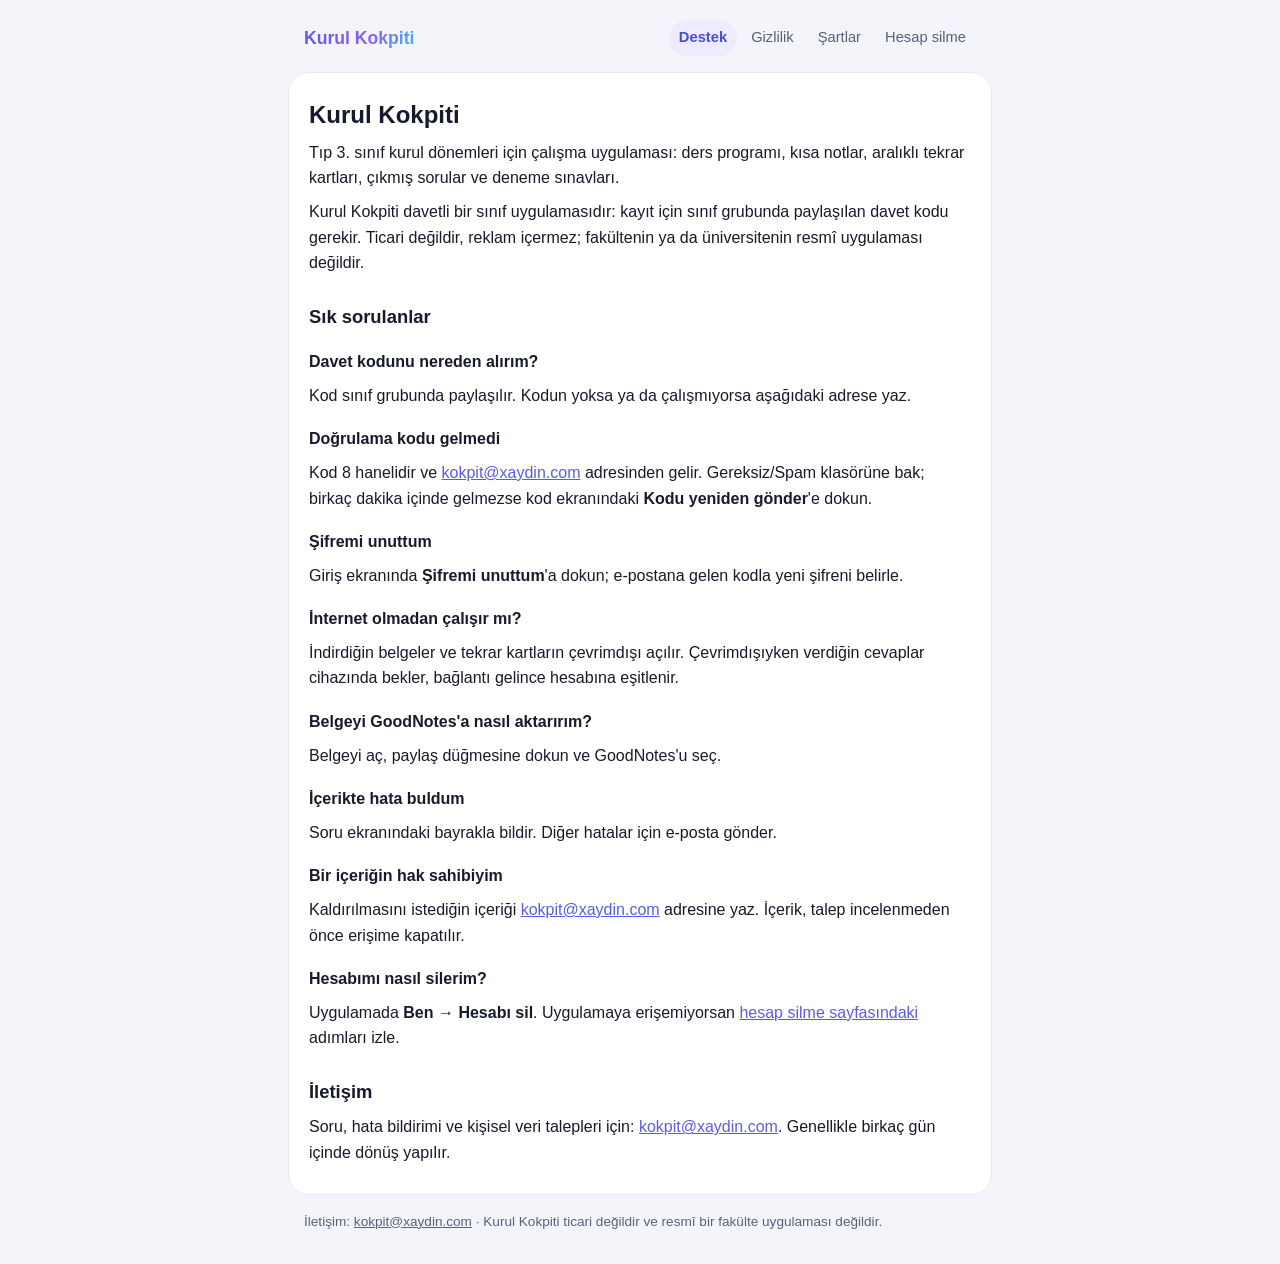
<file: index.html>
<!doctype html>
<html lang="tr">
<head>
<meta charset="utf-8">
<meta name="viewport" content="width=device-width, initial-scale=1">
<meta name="robots" content="noindex">
<meta http-equiv="Content-Security-Policy" content="default-src 'none'; style-src 'self'; img-src 'self'; base-uri 'none'; form-action 'none'">
<meta name="referrer" content="no-referrer">
<title>Destek · Kurul Kokpiti</title>
<link rel="stylesheet" href="/stil.css">
</head>
<body>
<header><a class="marka" href="/">Kurul Kokpiti</a><nav><a href="/" aria-current="page">Destek</a><a href="/gizlilik/">Gizlilik</a><a href="/sartlar/">Şartlar</a><a href="/hesap-silme/">Hesap silme</a></nav></header>
<main>
<h1>Kurul Kokpiti</h1>
<p>Tıp 3. sınıf kurul dönemleri için çalışma uygulaması: ders programı, kısa notlar, aralıklı tekrar kartları, çıkmış sorular ve deneme sınavları.</p>
<p>Kurul Kokpiti davetli bir sınıf uygulamasıdır: kayıt için sınıf grubunda paylaşılan davet kodu gerekir. Ticari değildir, reklam içermez; fakültenin ya da üniversitenin resmî uygulaması değildir.</p>
<h2>Sık sorulanlar</h2>
<h3>Davet kodunu nereden alırım?</h3>
<p>Kod sınıf grubunda paylaşılır. Kodun yoksa ya da çalışmıyorsa aşağıdaki adrese yaz.</p>
<h3>Doğrulama kodu gelmedi</h3>
<p>Kod 8 hanelidir ve <a href="mailto:kokpit@xaydin.com">kokpit@xaydin.com</a> adresinden gelir. Gereksiz/Spam klasörüne bak; birkaç dakika içinde gelmezse kod ekranındaki <strong>Kodu yeniden gönder</strong>'e dokun.</p>
<h3>Şifremi unuttum</h3>
<p>Giriş ekranında <strong>Şifremi unuttum</strong>'a dokun; e-postana gelen kodla yeni şifreni belirle.</p>
<h3>İnternet olmadan çalışır mı?</h3>
<p>İndirdiğin belgeler ve tekrar kartların çevrimdışı açılır. Çevrimdışıyken verdiğin cevaplar cihazında bekler, bağlantı gelince hesabına eşitlenir.</p>
<h3>Belgeyi GoodNotes'a nasıl aktarırım?</h3>
<p>Belgeyi aç, paylaş düğmesine dokun ve GoodNotes'u seç.</p>
<h3>İçerikte hata buldum</h3>
<p>Soru ekranındaki bayrakla bildir. Diğer hatalar için e-posta gönder.</p>
<h3>Bir içeriğin hak sahibiyim</h3>
<p>Kaldırılmasını istediğin içeriği <a href="mailto:kokpit@xaydin.com">kokpit@xaydin.com</a> adresine yaz. İçerik, talep incelenmeden önce erişime kapatılır.</p>
<h3>Hesabımı nasıl silerim?</h3>
<p>Uygulamada <strong>Ben → Hesabı sil</strong>. Uygulamaya erişemiyorsan <a href="/hesap-silme/">hesap silme sayfasındaki</a> adımları izle.</p>
<h2>İletişim</h2>
<p>Soru, hata bildirimi ve kişisel veri talepleri için: <a href="mailto:kokpit@xaydin.com">kokpit@xaydin.com</a>. Genellikle birkaç gün içinde dönüş yapılır.</p>
</main>
<footer>İletişim: <a href="mailto:kokpit@xaydin.com">kokpit@xaydin.com</a> · Kurul Kokpiti ticari değildir ve resmî bir fakülte uygulaması değildir.</footer>
</body>
</html>
</file>
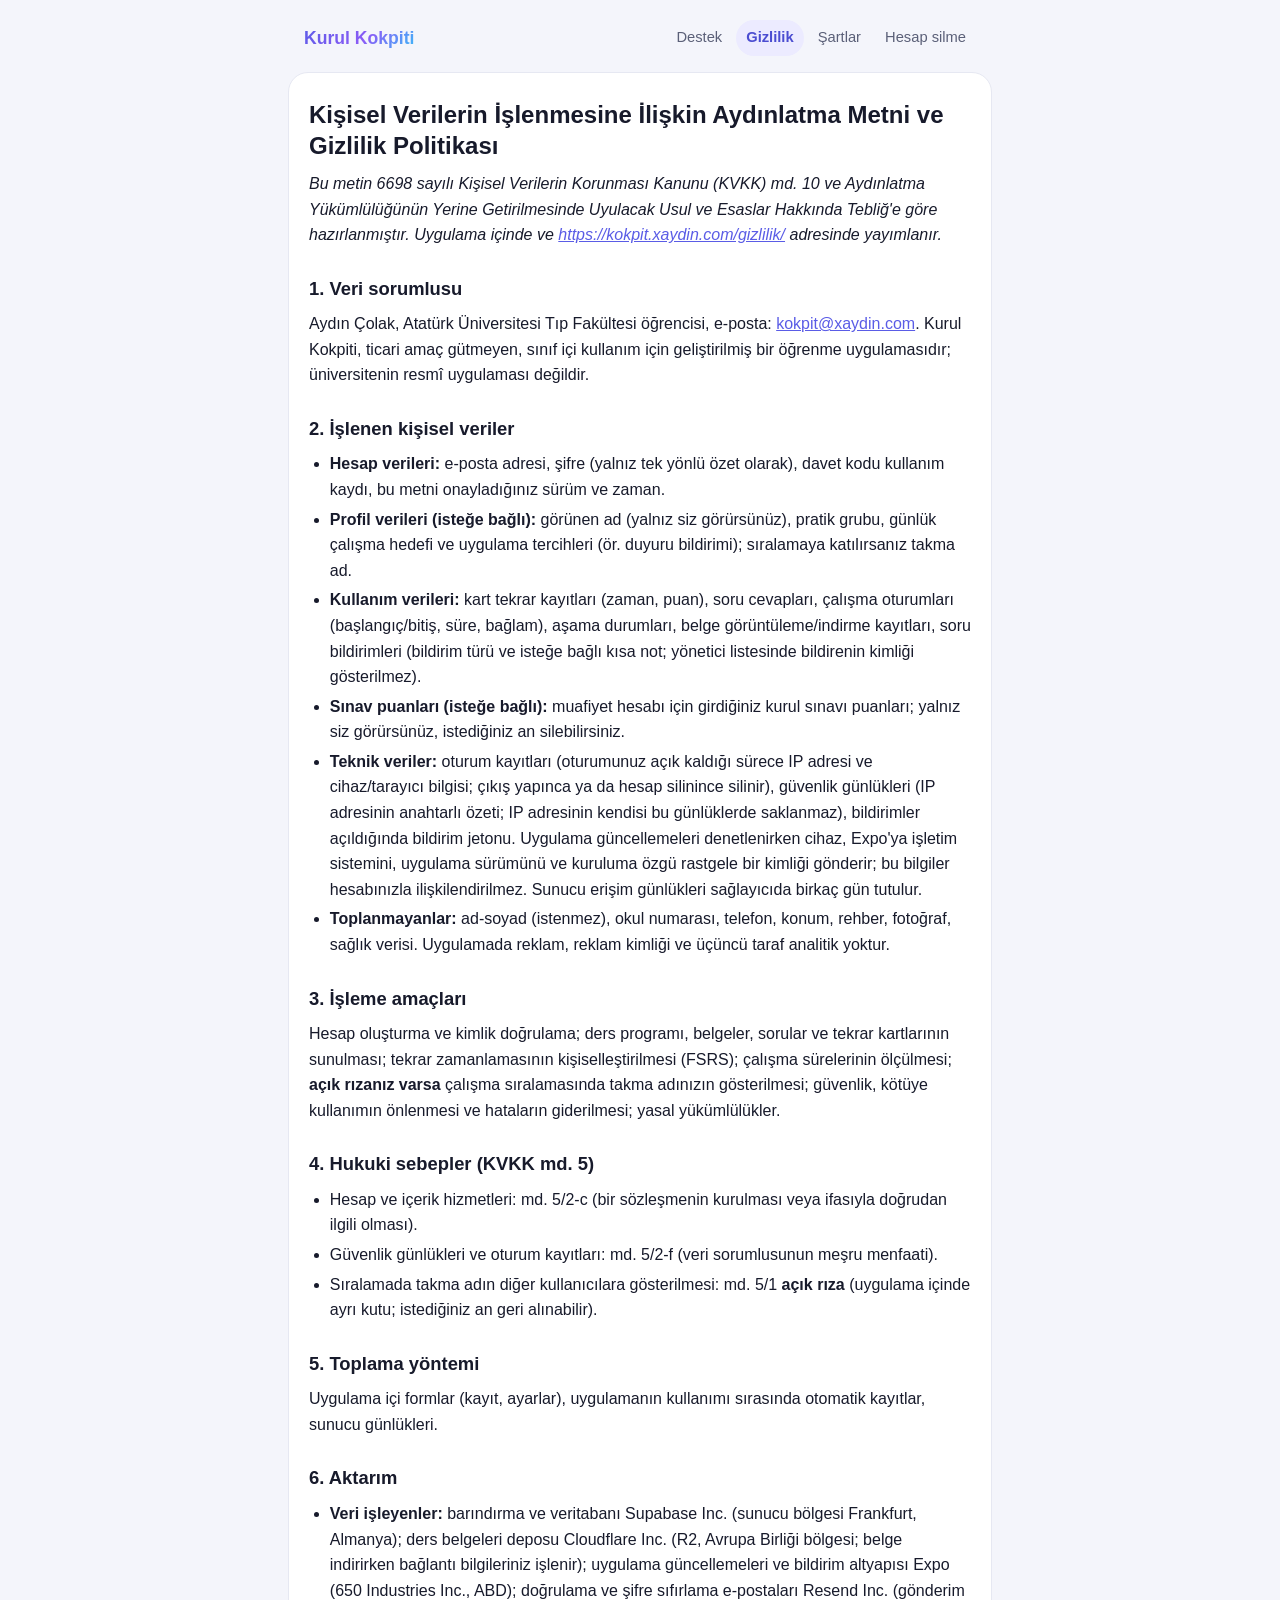
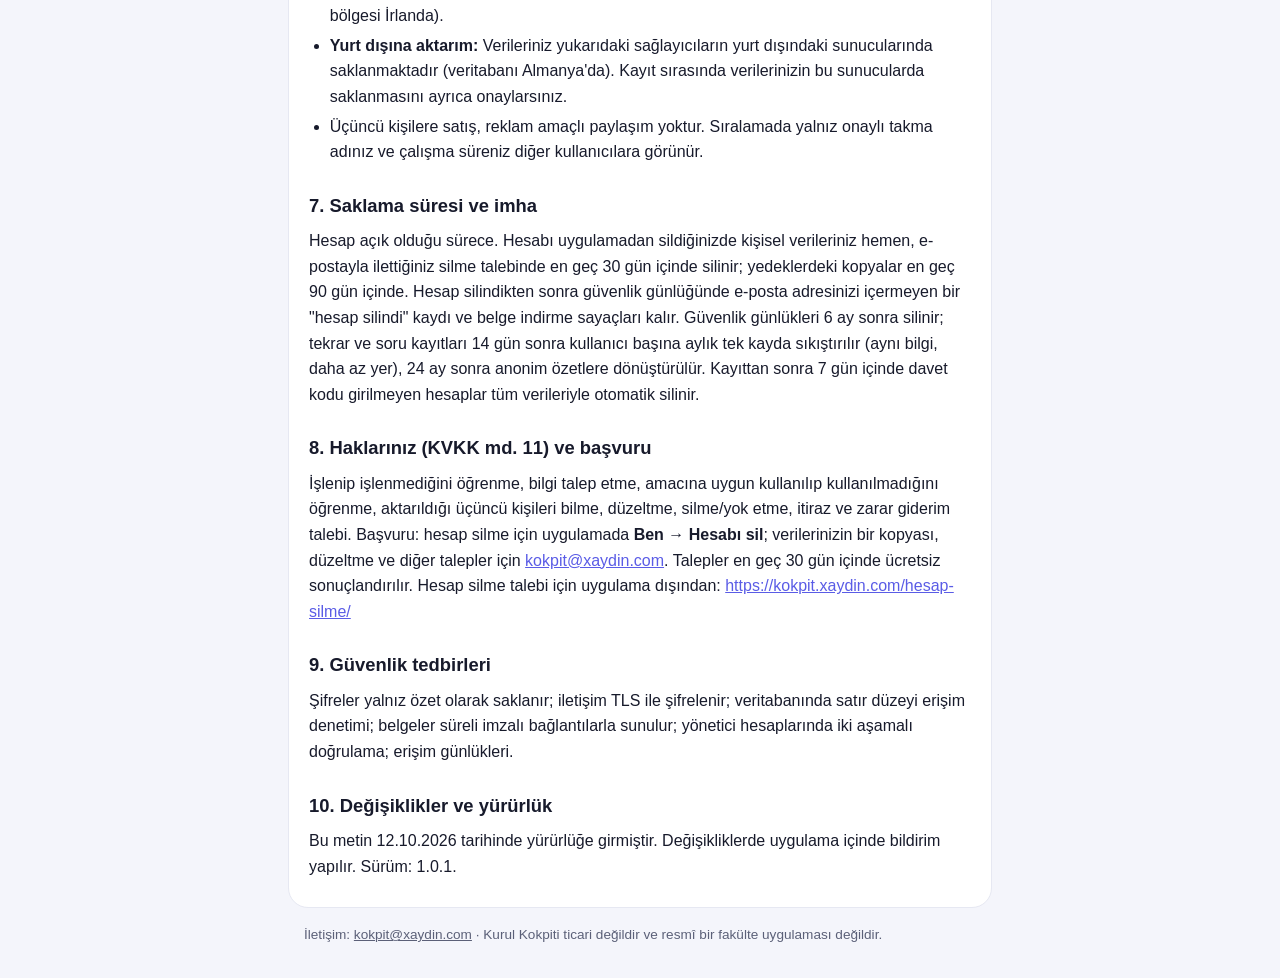
<file: gizlilik/index.html>
<!doctype html>
<html lang="tr">
<head>
<meta charset="utf-8">
<meta name="viewport" content="width=device-width, initial-scale=1">
<meta name="robots" content="noindex">
<meta http-equiv="Content-Security-Policy" content="default-src 'none'; style-src 'self'; img-src 'self'; base-uri 'none'; form-action 'none'">
<meta name="referrer" content="no-referrer">
<title>Gizlilik politikası · Kurul Kokpiti</title>
<link rel="stylesheet" href="/stil.css">
</head>
<body>
<header><a class="marka" href="/">Kurul Kokpiti</a><nav><a href="/">Destek</a><a href="/gizlilik/" aria-current="page">Gizlilik</a><a href="/sartlar/">Şartlar</a><a href="/hesap-silme/">Hesap silme</a></nav></header>
<main>
<h1>Kişisel Verilerin İşlenmesine İlişkin Aydınlatma Metni ve Gizlilik Politikası</h1>
<p><em>Bu metin 6698 sayılı Kişisel Verilerin Korunması Kanunu (KVKK) md. 10 ve Aydınlatma Yükümlülüğünün Yerine Getirilmesinde Uyulacak Usul ve Esaslar Hakkında Tebliğ'e göre hazırlanmıştır. Uygulama içinde ve <a href="https://kokpit.xaydin.com/gizlilik/">https://kokpit.xaydin.com/gizlilik/</a> adresinde yayımlanır.</em></p>
<h2>1. Veri sorumlusu</h2>
<p>Aydın Çolak, Atatürk Üniversitesi Tıp Fakültesi öğrencisi, e-posta: <a href="mailto:kokpit@xaydin.com">kokpit@xaydin.com</a>. Kurul Kokpiti, ticari amaç gütmeyen, sınıf içi kullanım için geliştirilmiş bir öğrenme uygulamasıdır; üniversitenin resmî uygulaması değildir.</p>
<h2>2. İşlenen kişisel veriler</h2>
<ul>
<li><strong>Hesap verileri:</strong> e-posta adresi, şifre (yalnız tek yönlü özet olarak), davet kodu kullanım kaydı, bu metni onayladığınız sürüm ve zaman.</li>
<li><strong>Profil verileri (isteğe bağlı):</strong> görünen ad (yalnız siz görürsünüz), pratik grubu, günlük çalışma hedefi ve uygulama tercihleri (ör. duyuru bildirimi); sıralamaya katılırsanız takma ad.</li>
<li><strong>Kullanım verileri:</strong> kart tekrar kayıtları (zaman, puan), soru cevapları, çalışma oturumları (başlangıç/bitiş, süre, bağlam), aşama durumları, belge görüntüleme/indirme kayıtları, soru bildirimleri (bildirim türü ve isteğe bağlı kısa not; yönetici listesinde bildirenin kimliği gösterilmez).</li>
<li><strong>Sınav puanları (isteğe bağlı):</strong> muafiyet hesabı için girdiğiniz kurul sınavı puanları; yalnız siz görürsünüz, istediğiniz an silebilirsiniz.</li>
<li><strong>Teknik veriler:</strong> oturum kayıtları (oturumunuz açık kaldığı sürece IP adresi ve cihaz/tarayıcı bilgisi; çıkış yapınca ya da hesap silinince silinir), güvenlik günlükleri (IP adresinin anahtarlı özeti; IP adresinin kendisi bu günlüklerde saklanmaz), bildirimler açıldığında bildirim jetonu. Uygulama güncellemeleri denetlenirken cihaz, Expo'ya işletim sistemini, uygulama sürümünü ve kuruluma özgü rastgele bir kimliği gönderir; bu bilgiler hesabınızla ilişkilendirilmez. Sunucu erişim günlükleri sağlayıcıda birkaç gün tutulur.</li>
<li><strong>Toplanmayanlar:</strong> ad-soyad (istenmez), okul numarası, telefon, konum, rehber, fotoğraf, sağlık verisi. Uygulamada reklam, reklam kimliği ve üçüncü taraf analitik yoktur.</li>
</ul>
<h2>3. İşleme amaçları</h2>
<p>Hesap oluşturma ve kimlik doğrulama; ders programı, belgeler, sorular ve tekrar kartlarının sunulması; tekrar zamanlamasının kişiselleştirilmesi (FSRS); çalışma sürelerinin ölçülmesi; <strong>açık rızanız varsa</strong> çalışma sıralamasında takma adınızın gösterilmesi; güvenlik, kötüye kullanımın önlenmesi ve hataların giderilmesi; yasal yükümlülükler.</p>
<h2>4. Hukuki sebepler (KVKK md. 5)</h2>
<ul>
<li>Hesap ve içerik hizmetleri: md. 5/2-c (bir sözleşmenin kurulması veya ifasıyla doğrudan ilgili olması).</li>
<li>Güvenlik günlükleri ve oturum kayıtları: md. 5/2-f (veri sorumlusunun meşru menfaati).</li>
<li>Sıralamada takma adın diğer kullanıcılara gösterilmesi: md. 5/1 <strong>açık rıza</strong> (uygulama içinde ayrı kutu; istediğiniz an geri alınabilir).</li>
</ul>
<h2>5. Toplama yöntemi</h2>
<p>Uygulama içi formlar (kayıt, ayarlar), uygulamanın kullanımı sırasında otomatik kayıtlar, sunucu günlükleri.</p>
<h2>6. Aktarım</h2>
<ul>
<li><strong>Veri işleyenler:</strong> barındırma ve veritabanı Supabase Inc. (sunucu bölgesi Frankfurt, Almanya); ders belgeleri deposu Cloudflare Inc. (R2, Avrupa Birliği bölgesi; belge indirirken bağlantı bilgileriniz işlenir); uygulama güncellemeleri ve bildirim altyapısı Expo (650 Industries Inc., ABD); doğrulama ve şifre sıfırlama e-postaları Resend Inc. (gönderim bölgesi İrlanda).</li>
<li><strong>Yurt dışına aktarım:</strong> Verileriniz yukarıdaki sağlayıcıların yurt dışındaki sunucularında saklanmaktadır (veritabanı Almanya'da). Kayıt sırasında verilerinizin bu sunucularda saklanmasını ayrıca onaylarsınız.</li>
<li>Üçüncü kişilere satış, reklam amaçlı paylaşım yoktur. Sıralamada yalnız onaylı takma adınız ve çalışma süreniz diğer kullanıcılara görünür.</li>
</ul>
<h2>7. Saklama süresi ve imha</h2>
<p>Hesap açık olduğu sürece. Hesabı uygulamadan sildiğinizde kişisel verileriniz hemen, e-postayla ilettiğiniz silme talebinde en geç 30 gün içinde silinir; yedeklerdeki kopyalar en geç 90 gün içinde. Hesap silindikten sonra güvenlik günlüğünde e-posta adresinizi içermeyen bir &quot;hesap silindi&quot; kaydı ve belge indirme sayaçları kalır. Güvenlik günlükleri 6 ay sonra silinir; tekrar ve soru kayıtları 14 gün sonra kullanıcı başına aylık tek kayda sıkıştırılır (aynı bilgi, daha az yer), 24 ay sonra anonim özetlere dönüştürülür. Kayıttan sonra 7 gün içinde davet kodu girilmeyen hesaplar tüm verileriyle otomatik silinir.</p>
<h2>8. Haklarınız (KVKK md. 11) ve başvuru</h2>
<p>İşlenip işlenmediğini öğrenme, bilgi talep etme, amacına uygun kullanılıp kullanılmadığını öğrenme, aktarıldığı üçüncü kişileri bilme, düzeltme, silme/yok etme, itiraz ve zarar giderim talebi. Başvuru: hesap silme için uygulamada <strong>Ben → Hesabı sil</strong>; verilerinizin bir kopyası, düzeltme ve diğer talepler için <a href="mailto:kokpit@xaydin.com">kokpit@xaydin.com</a>. Talepler en geç 30 gün içinde ücretsiz sonuçlandırılır. Hesap silme talebi için uygulama dışından: <a href="https://kokpit.xaydin.com/hesap-silme/">https://kokpit.xaydin.com/hesap-silme/</a></p>
<h2>9. Güvenlik tedbirleri</h2>
<p>Şifreler yalnız özet olarak saklanır; iletişim TLS ile şifrelenir; veritabanında satır düzeyi erişim denetimi; belgeler süreli imzalı bağlantılarla sunulur; yönetici hesaplarında iki aşamalı doğrulama; erişim günlükleri.</p>
<h2>10. Değişiklikler ve yürürlük</h2>
<p>Bu metin 12.10.2026 tarihinde yürürlüğe girmiştir. Değişikliklerde uygulama içinde bildirim yapılır. Sürüm: 1.0.1.</p>
</main>
<footer>İletişim: <a href="mailto:kokpit@xaydin.com">kokpit@xaydin.com</a> · Kurul Kokpiti ticari değildir ve resmî bir fakülte uygulaması değildir.</footer>
</body>
</html>
</file>
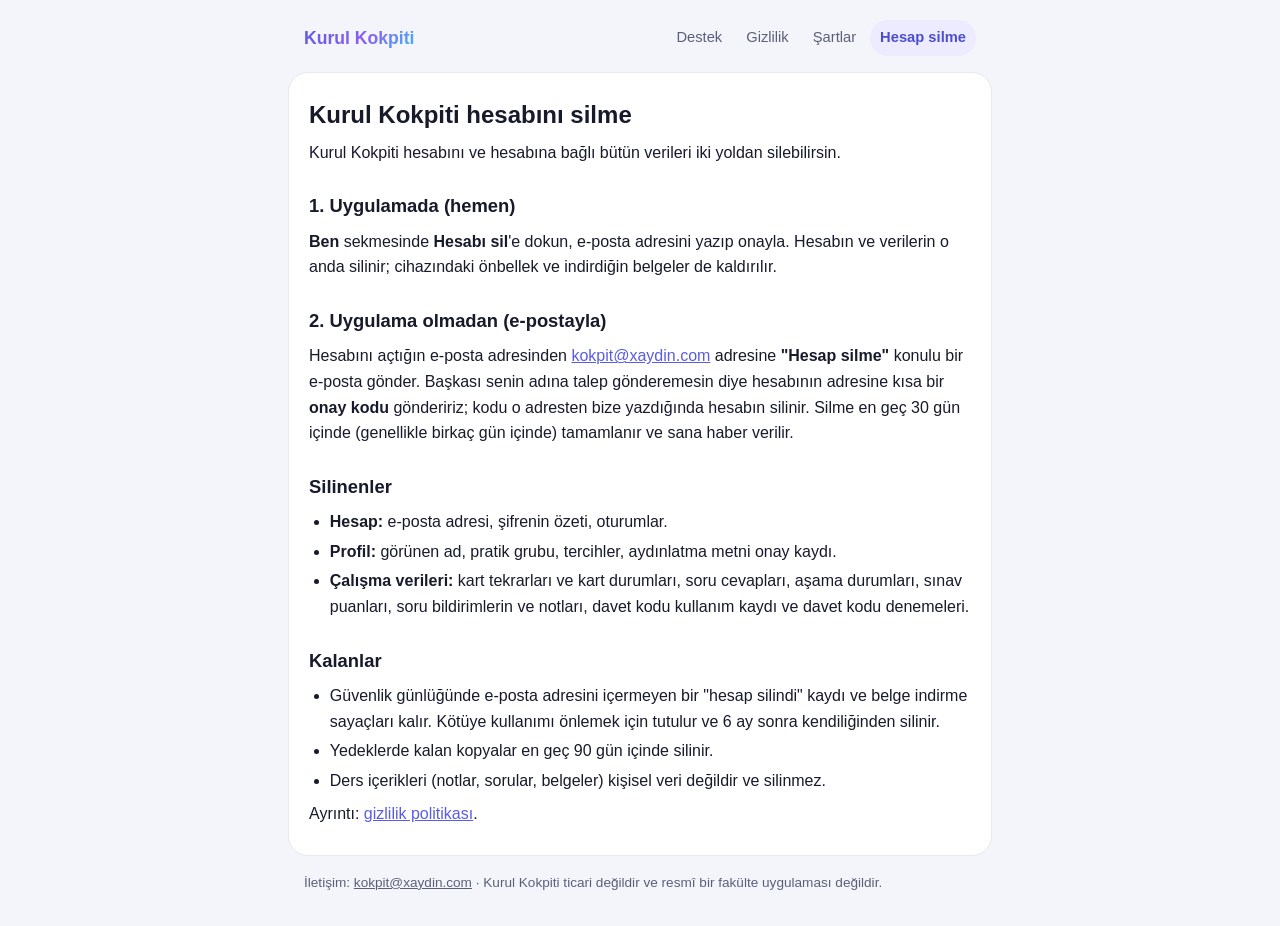
<file: hesap-silme/index.html>
<!doctype html>
<html lang="tr">
<head>
<meta charset="utf-8">
<meta name="viewport" content="width=device-width, initial-scale=1">
<meta name="robots" content="noindex">
<meta http-equiv="Content-Security-Policy" content="default-src 'none'; style-src 'self'; img-src 'self'; base-uri 'none'; form-action 'none'">
<meta name="referrer" content="no-referrer">
<title>Hesap silme · Kurul Kokpiti</title>
<link rel="stylesheet" href="/stil.css">
</head>
<body>
<header><a class="marka" href="/">Kurul Kokpiti</a><nav><a href="/">Destek</a><a href="/gizlilik/">Gizlilik</a><a href="/sartlar/">Şartlar</a><a href="/hesap-silme/" aria-current="page">Hesap silme</a></nav></header>
<main>
<h1>Kurul Kokpiti hesabını silme</h1>
<p>Kurul Kokpiti hesabını ve hesabına bağlı bütün verileri iki yoldan silebilirsin.</p>
<h2>1. Uygulamada (hemen)</h2>
<p><strong>Ben</strong> sekmesinde <strong>Hesabı sil</strong>'e dokun, e-posta adresini yazıp onayla. Hesabın ve verilerin o anda silinir; cihazındaki önbellek ve indirdiğin belgeler de kaldırılır.</p>
<h2>2. Uygulama olmadan (e-postayla)</h2>
<p>Hesabını açtığın e-posta adresinden <a href="mailto:kokpit@xaydin.com?subject=Hesap%20silme">kokpit@xaydin.com</a> adresine <strong>&quot;Hesap silme&quot;</strong> konulu bir e-posta gönder. Başkası senin adına talep gönderemesin diye hesabının adresine kısa bir <strong>onay kodu</strong> göndeririz; kodu o adresten bize yazdığında hesabın silinir. Silme en geç 30 gün içinde (genellikle birkaç gün içinde) tamamlanır ve sana haber verilir.</p>
<h2>Silinenler</h2>
<ul>
<li><strong>Hesap:</strong> e-posta adresi, şifrenin özeti, oturumlar.</li>
<li><strong>Profil:</strong> görünen ad, pratik grubu, tercihler, aydınlatma metni onay kaydı.</li>
<li><strong>Çalışma verileri:</strong> kart tekrarları ve kart durumları, soru cevapları, aşama durumları, sınav puanları, soru bildirimlerin ve notları, davet kodu kullanım kaydı ve davet kodu denemeleri.</li>
</ul>
<h2>Kalanlar</h2>
<ul>
<li>Güvenlik günlüğünde e-posta adresini içermeyen bir &quot;hesap silindi&quot; kaydı ve belge indirme sayaçları kalır. Kötüye kullanımı önlemek için tutulur ve 6 ay sonra kendiliğinden silinir.</li>
<li>Yedeklerde kalan kopyalar en geç 90 gün içinde silinir.</li>
<li>Ders içerikleri (notlar, sorular, belgeler) kişisel veri değildir ve silinmez.</li>
</ul>
<p>Ayrıntı: <a href="/gizlilik/">gizlilik politikası</a>.</p>
</main>
<footer>İletişim: <a href="mailto:kokpit@xaydin.com">kokpit@xaydin.com</a> · Kurul Kokpiti ticari değildir ve resmî bir fakülte uygulaması değildir.</footer>
</body>
</html>
</file>
<file: stil.css>
/* Kurul Kokpiti web sayfaları — renkler app/src/tema/tokens.ts ile aynı (açık/koyu). Dış yazı tipi yok (gizlilik). */
:root {
  --bg: #f4f5fb; --surface: #ffffff; --line: #e6e8f2;
  --ink: #171a2b; --ink2: #5b6078; --primary: #5a5ce6; --primary-ink: #4b4dd1; --primary-soft: #ecebff;
  --cue-soft: #fdecec; --cue-ink: #b7373c;
  color-scheme: light dark;
}
@media (prefers-color-scheme: dark) {
  :root {
    --bg: #0e1018; --surface: #171a26; --line: #2a2f42;
    --ink: #eef0f8; --ink2: #aeb3c8; --primary: #8b8df7; --primary-ink: #c7c8ff; --primary-soft: #26295a;
    --cue-soft: #3b1d22; --cue-ink: #fca5a5;
  }
}
* { box-sizing: border-box; }
html { -webkit-text-size-adjust: 100%; }
body {
  margin: 0; background: var(--bg); color: var(--ink);
  font: 16px/1.6 -apple-system, BlinkMacSystemFont, "Segoe UI", Roboto, "Helvetica Neue", Arial, sans-serif;
}
header, main, footer { max-width: 44rem; margin: 0 auto; padding: 0 16px; }
header { display: flex; flex-wrap: wrap; align-items: center; justify-content: space-between; gap: 8px 16px; padding-top: 20px; padding-bottom: 12px; }
.marka {
  font-weight: 800; font-size: 1.1rem; text-decoration: none;
  background: linear-gradient(135deg, #5a5ce6, #8b5cf6 55%, #38bdf8); -webkit-background-clip: text; background-clip: text; color: transparent;
}
nav { display: flex; flex-wrap: wrap; gap: 4px; }
nav a { padding: 6px 10px; border-radius: 999px; color: var(--ink2); text-decoration: none; font-size: 0.92rem; }
nav a[aria-current="page"] { background: var(--primary-soft); color: var(--primary-ink); font-weight: 600; }
main { background: var(--surface); border: 1px solid var(--line); border-radius: 20px; padding: 8px 20px 20px; margin-top: 4px; overflow-wrap: anywhere; }
h1 { font-size: 1.5rem; line-height: 1.3; margin: 18px 0 10px; }
h2 { font-size: 1.15rem; margin: 26px 0 6px; }
h3 { font-size: 1rem; margin: 18px 0 2px; }
p, ul, ol { margin: 8px 0; }
ul, ol { padding-left: 1.3rem; }
li { margin: 4px 0; }
a { color: var(--primary); }
code { font-size: 0.9em; background: var(--primary-soft); padding: 1px 5px; border-radius: 6px; }
.taslak { background: var(--cue-soft); color: var(--cue-ink); padding: 8px 12px; border-radius: 12px; font-weight: 700; }
footer { color: var(--ink2); font-size: 0.85rem; padding-top: 16px; padding-bottom: 32px; }
footer a { color: inherit; }
</file>
